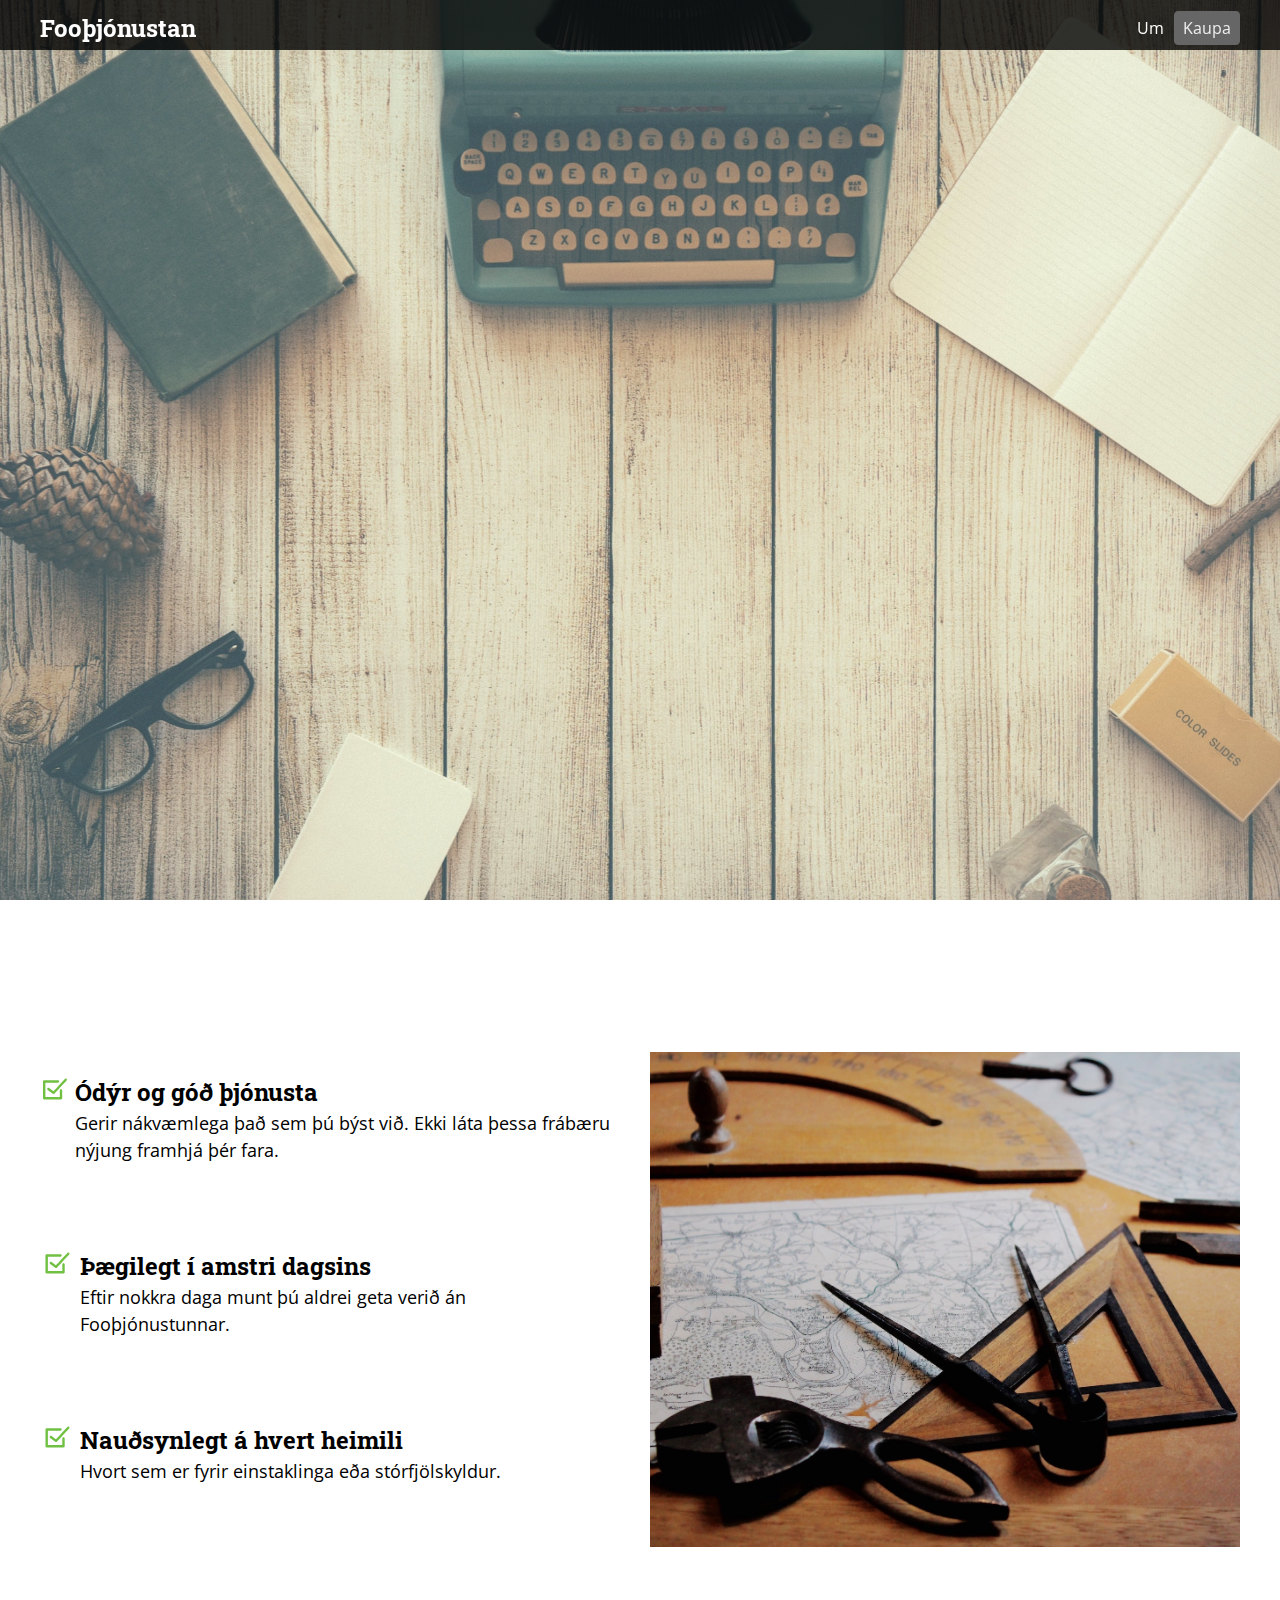
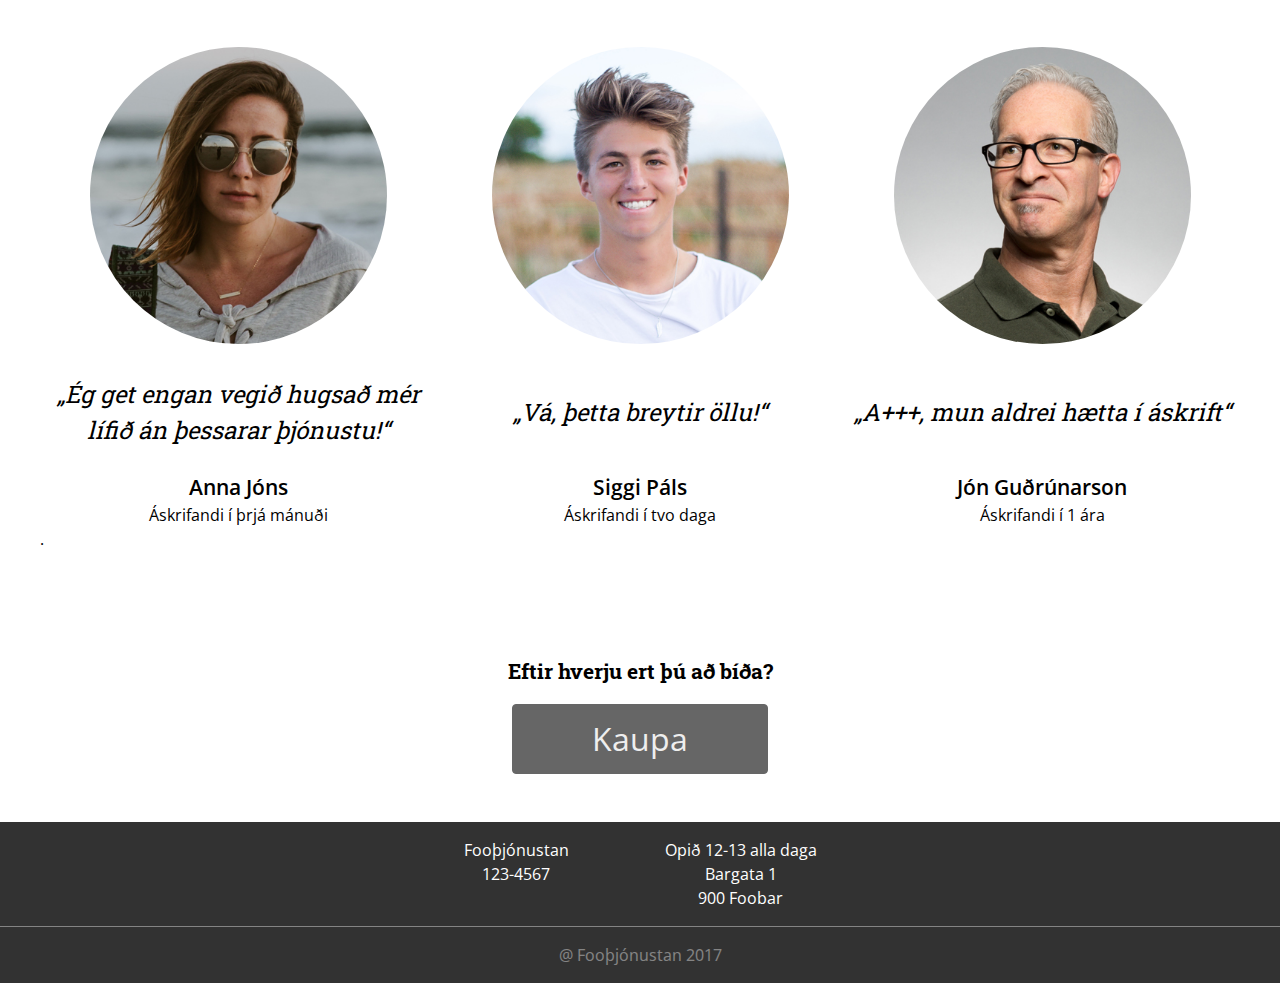
<file: index.html>
<!doctype html>
<html class="grid" lang="is">
  <head>
    <meta charset="utf-8">
    <meta name="viewport" content="width=device-width, initial-scale=1">
    <title>Stórt verkefni 1</title>
    <link href="https://fonts.googleapis.com/css?family=Open+Sans|Roboto+Slab:400,700" rel="stylesheet">
    <link rel="stylesheet" href="styles.css">
  </head>

  <div class="menu">
    <nav>
      <ul class="nav">
        <div class="left">
          <li>
            <a href="index.html" class="nav__link">Fooþjónustan</a>
          </li>
        </div>
        <div class="right">
          <li>
            <a href="um.html" class="anchor__valmynd">Um</a>
          </li>
          <li>
            <a href="kaupa.html" class="button button--valmynd">Kaupa</a>
          </li>
        </div>
      </ul>
    </nav>
  </div>

  <body>
    <header class="header header--forsida">
      <div class="mynd">
        <h2 class="heading heading--forsidatwo">Í fyrsta skipti á Íslandi</h2>
        <h1 class="heading heading--forsidaone">Fooþjónustan</h1>
        <a href="kaupa.html" class="button button--forsida">Kaupa</a>
      </div>
    </header>

    <main class="main">
      <div class="upprodun">
        <div class="commentakerfi">
          <div class="comment">
            <img src="check.svg" alt="image" class="img_check">
            <section class="review__forsida">
              <h3 class="heading heading--three">Ódýr og góð þjónusta</h3>
              <p class="text text__forsida">
                Gerir nákvæmlega það sem þú býst við. Ekki láta þessa frábæru nýjung framhjá þér fara.
              </p>
            </section>
          </div>
          <div class="comment">
            <img src="check.svg" alt="image" class="img_check">
            <section class="review__forsida">
              <h3 class="heading heading--three">Þægilegt í amstri dagsins</h3>
              <p class="text text__forsida">
                Eftir nokkra daga munt þú aldrei geta verið án Fooþjónustunnar.
              </p>
            </section>
          </div>
          <div class="comment">
            <img src="check.svg" alt="image" class="img_check">
            <section class="review__forsida">
              <h3 class="heading heading--three">Nauðsynlegt á hvert heimili</h3>
              <p class="text text__forsida">
                Hvort sem er fyrir einstaklinga eða stórfjölskyldur.
              </p>
            </section>
          </div>
        </div>
        <div class="image">
          <img src="myndir/image.jpg" alt="image" width="100%" height="100%">
        </div>
      </div>

      <section>
        <div class="profile">
          <div class="notandi">
            <img src="myndir/profile1.jpg" alt="image" class="img_profile">
            <p class="heading heading--four">„Ég get engan vegið hugsað mér lífið án þessarar þjónustu!“</p>
            <div class="nafnid">
              <p class="nafn">Anna Jóns</p>
              <p class="askrifandi">Áskrifandi í þrjá mánuði</p>
            </div>
          </div>
          <div class="notandi">
            <img src="myndir/profile2.jpg" alt="image" class="img_profile">
            <p class="heading heading--four">„Vá, þetta breytir öllu!“</p>
            <div class="nafnid">
              <p class="nafn">Siggi Páls</p>
              <p class="askrifandi">Áskrifandi í tvo daga</p>
            </div>
          </div>
          <div class="notandi notandi__wrap">
            <img src="myndir/profile3.jpg" alt="image" class="img_profile">
            <p class="heading heading--four">„A+++, mun aldrei hætta í áskrift“</p>
            <div class="nafnid">
              <p class="nafn">Jón Guðrúnarson</p>
              <p class="askrifandi">Áskrifandi í 1 ára</p>
            </div>
          </div>
        </div>
      </section>
.
      <section>
        <h5 class="heading heading--five">Eftir hverju ert þú að bíða?</h5>
        <a href="kaupa.html" class="button button--bida">Kaupa</a>
      </section>
    </main>
    <footer>
      <div class="footer">
        <div class="footerUpper">
          <div class="footerLeft">
            <p>Fooþjónustan</p>
            <p>123-4567</p>
          </div>
          <div class="footerRight">
            <p>Opið 12-13 alla daga</p>
            <p>Bargata 1</p>
            <p>900 Foobar</p>
          </div>
        </div>
        <div class="border"></div>
        <div class="footerUnder">
          <p>@ Fooþjónustan 2017</p>
        </div>
      </div>
    </footer>
  </body>
</html>
</file>
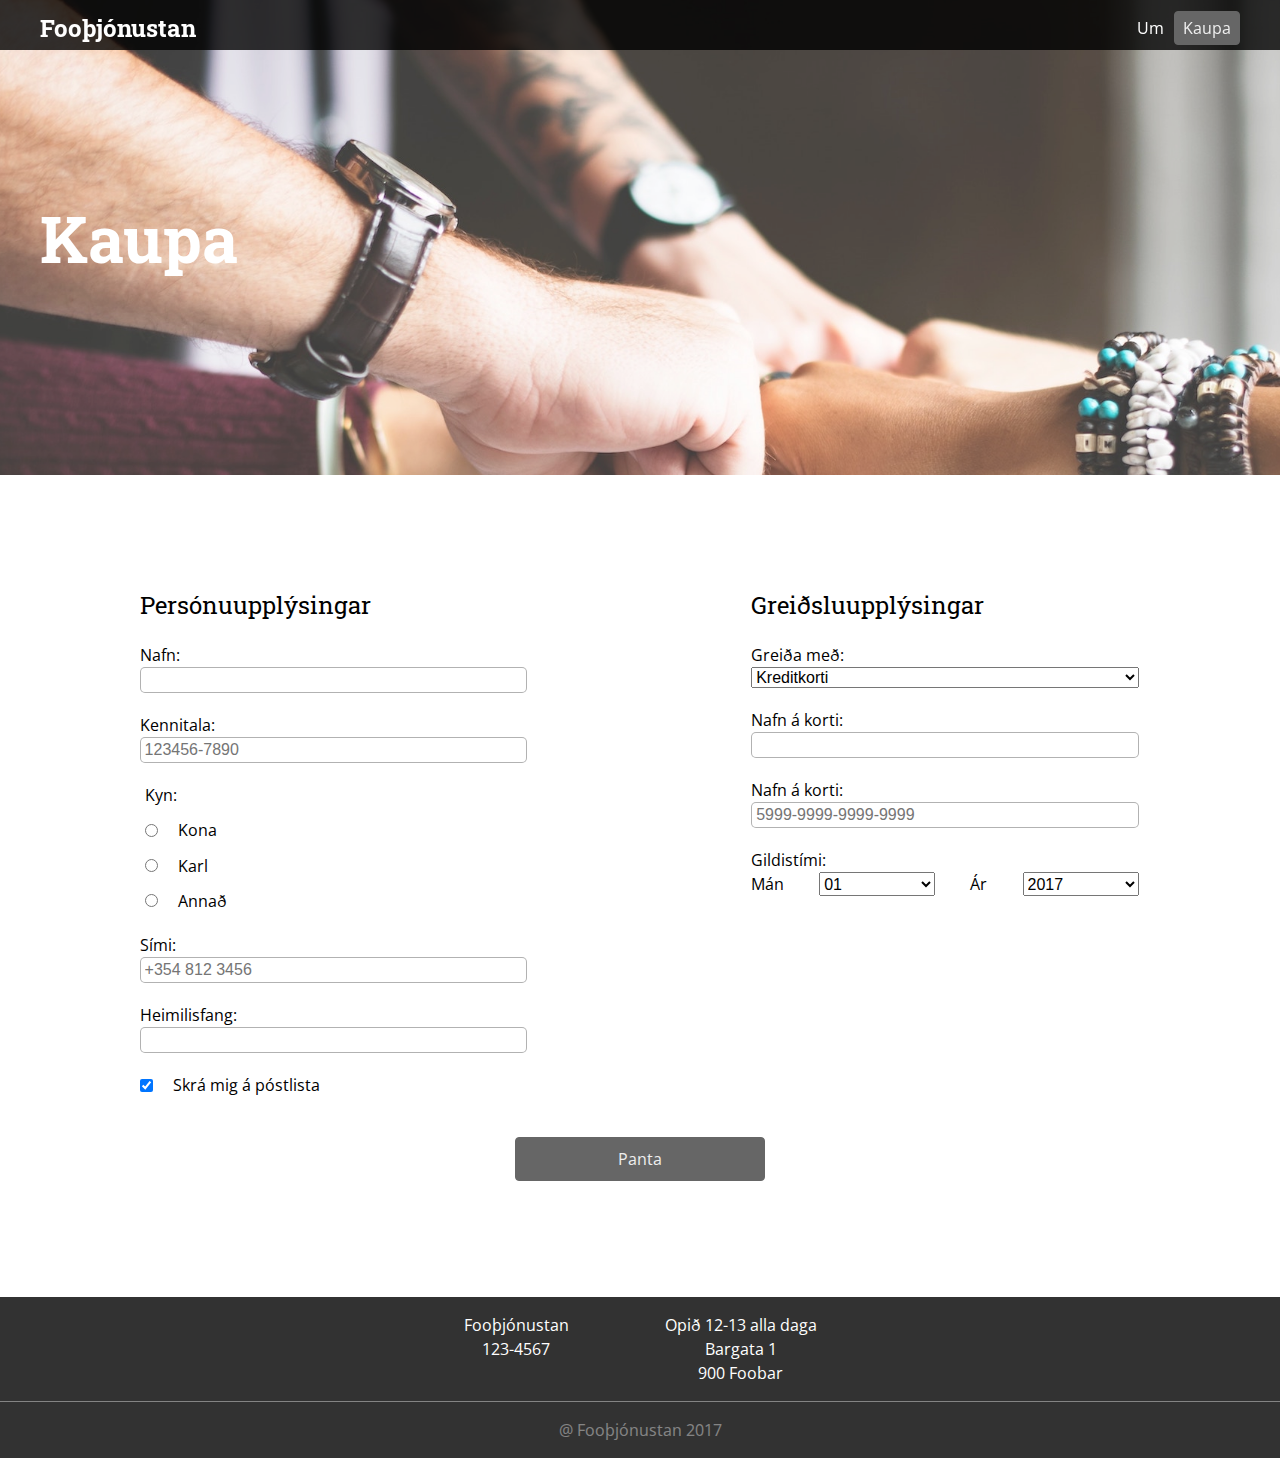
<file: kaupa.html>
<!doctype html>
<html class="grid" lang="is">
  <head>
    <meta charset="utf-8">
    <meta name="viewport" content="width=device-width, initial-scale=1">
    <title>Kaupa</title>
    <link href="https://fonts.googleapis.com/css?family=Open+Sans|Roboto+Slab:400,700" rel="stylesheet">
    <link rel="stylesheet" href="styles.css">
  </head>

  <div class="menu">
    <nav>
      <ul class="nav">
        <div class="left">
          <li>
            <a href="index.html" class="nav__link">Fooþjónustan</a>
          </li>
        </div>
        <div class="right">
          <li>
            <a href="um.html" class="anchor__valmynd">Um</a>
          </li>
          <li>
            <a href="kaupa.html" class="button button--valmynd">Kaupa</a>
          </li>
        </div>
      </ul>
    </nav>
  </div>

  <body>
    <header class="header header--subpage">
      <div class="mynd mynd__subpage">
        <h1 class="heading heading--one">Kaupa</h1>
      </div>
    </header>

    <main class="main">
      <section class="form">
        <fieldset class="content content--offset-1">
          <legend class="heading heading--form">Persónuupplýsingar</legend>
          <div class="input">
            <label class="item" for="name"> Nafn:</label>
            <input class="item" required type="text" id="name">
          </div>
          <div class="input">
            <label class="item" for="kennitala"> Kennitala:</label>
            <input class="item" required type="text" id="kennitala" pattern="[0-9]{6}-[0-9]{4}"
            required placeholder="123456-7890">
          </div>
          <div class="input input__gender">
            <label>Kyn:</label>
            <div class="item">
              <input class="radio" name="gender" type="radio" id="female" required>
              <label class="inline-label" for="female">Kona</label>
            </div>
            <div class="item">
              <input class="radio" name="gender" type="radio" id="male">
              <label class="inline-label" for="male">Karl</label>
            </div>
            <div class="item">
              <input class="radio" name="gender" type="radio" id="other">
              <label class="inline-label" for="other">Annað</label>
            </div>
          </div>
          <div class="input">
            <label class="label" for="telephone"> Sími:</label>
            <input class="textbox" type="text" id="telephone" pattern="+[0-9]{3} [0-9]{3} [0-9]{4}"
            required placeholder="+354 812 3456">
          </div>
          <div class="input">
            <label class="item" for="address"> Heimilisfang:</label>
            <input class="item" type="text" id="address" required>
          </div>
          <div class="item">
            <input id="checkbox" type="checkbox" checked>
            <label class="inline-label" for="checkbox"> Skrá mig á póstlista</label>
          </div>
        </fieldset>

        <fieldset class="content content--offset-7">
          <legend class="heading heading--form">Greiðsluupplýsingar</legend>
          <div class="input">
            <label for="fop"> Greiða með:</label>
            <div class="item">
              <select class="dropselect" id="fop" required>
                <option value="card">Kreditkorti</option>
                <option value="wire">Millifærslu</option>
                <option value="cash">Reiðufé</option>
              </select>
            </div>
          </div>
          <div class="input">
            <label class="item" for="cardholder"> Nafn á korti:</label>
            <input class="item" required type="text" id="cardholder">
          </div>
          <div class="input">
            <label class="item" for="card-no"> Nafn á korti:</label>
            <input class="item" required type="text" id="card-no"
            pattern="[0-9]{4}-[0-9]{4}-[0-9]{4}-[0-9]{4}" placeholder="5999-9999-9999-9999">
          </div>
          <div class="input">
            <label>Gildistími:</label>
            <div class="item item__expiry">
              <div class="dropselect">
                <label class="label" for="month"> Mán</label>
                <select class="dropselect dropselect--expiry" id="month" required>
                  <option value="01">01</option>
                  <option value="02">02</option>
                  <option value="03">03</option>
                  <option value="04">04</option>
                  <option value="05">05</option>
                  <option value="06">06</option>
                  <option value="07">07</option>
                  <option value="08">08</option>
                  <option value="09">09</option>
                  <option value="10">10</option>
                  <option value="11">11</option>
                  <option value="12">12</option>
                </select>
                <label class="label" for="year"> Ár</label>
                <select class="dropselect dropselect--expiry" id="year" required>
                  <option value="2017">2017</option>
                  <option value="2018">2018</option>
                  <option value="2019">2019</option>
                  <option value="2020">2020</option>
                </select>
              </div>
            </div>
          </div>
        </fieldset>
      </section>

      <button class="button button--kaupa">Panta</button>
      </main>

    <footer>
      <div class="footer">
        <div class="footerUpper">
          <div class="footerLeft">
            <p>Fooþjónustan</p>
            <p>123-4567</p>
          </div>
          <div class="footerRight">
            <p>Opið 12-13 alla daga</p>
            <p>Bargata 1</p>
            <p>900 Foobar</p>
          </div>
        </div>
        <div class="border"></div>
        <div class="footerUnder">
          <p>@ Fooþjónustan 2017</p>
        </div>
      </div>
    </footer>
  </body>
</html>
</file>
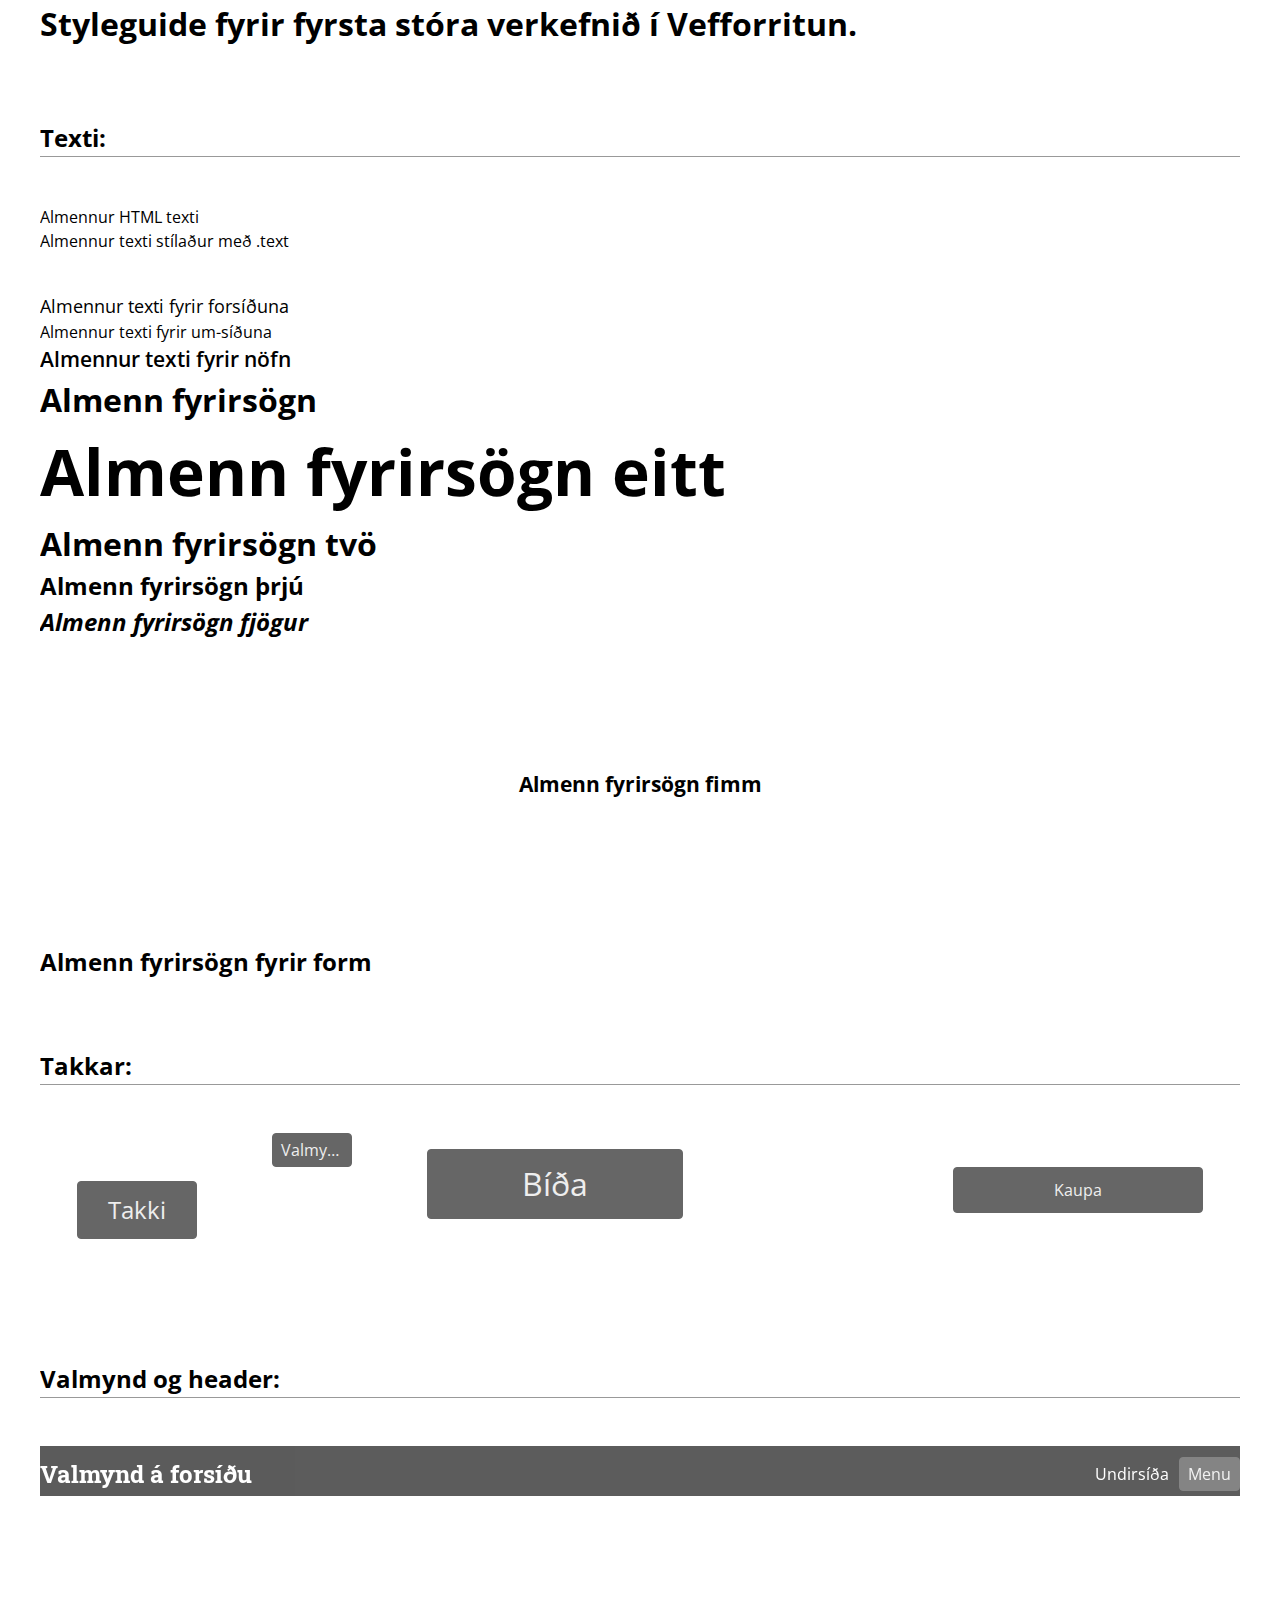
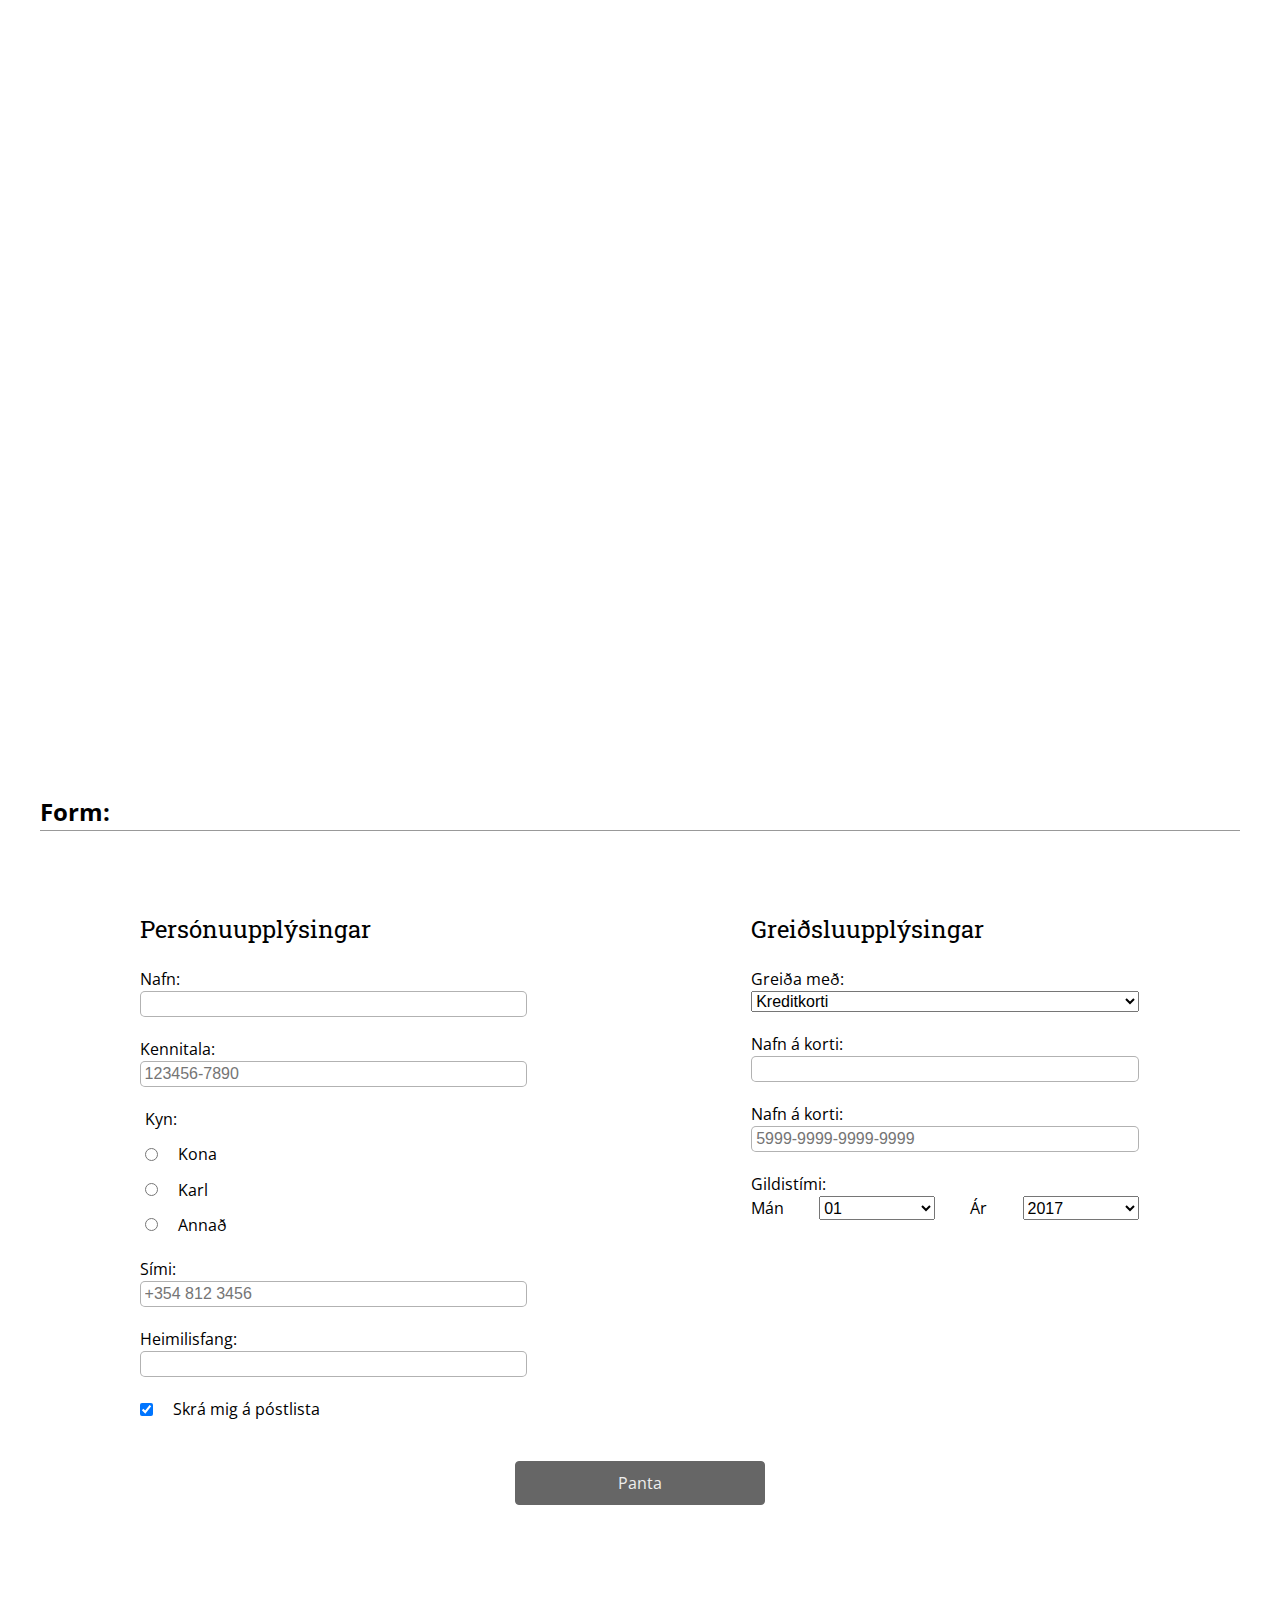
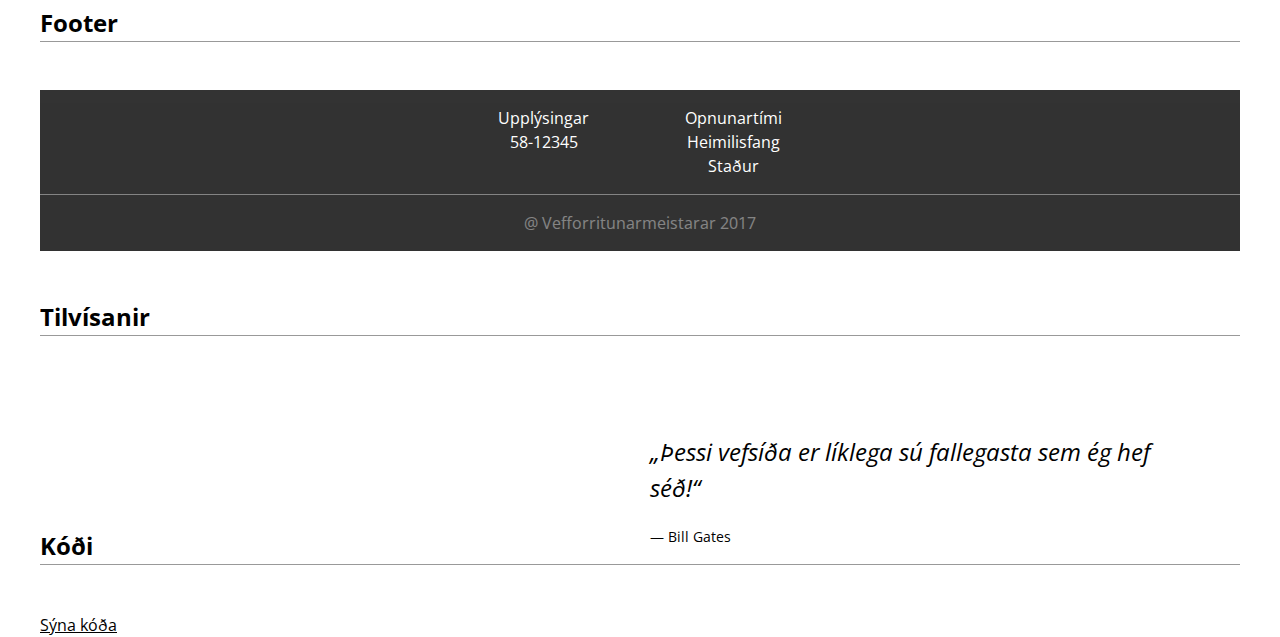
<file: styleguide.html>
<!doctype html>
<html class="grid" lang="is">
  <head>
    <meta charset="utf-8">
    <meta name="viewport" content="width=device-width, initial-scale=1">
    <title>Stórt verkefni 1 - Styleguide</title>
    <link href="https://fonts.googleapis.com/css?family=Open+Sans|Roboto+Slab:400,700" rel="stylesheet">
    <link rel="stylesheet" href="styleguide.css">
    <link rel="stylesheet" href="styles.css">

    <script type="text/javascript">
      function toggle_visibility(id) {
        var e = document.getElementById(id);
        if(e.style.display == 'block')
          e.style.display = 'none';
        else
          e.style.display = 'block';
      }
      function changeText(idElement) {
        var element = document.getElementById('show');
        if (idElement === 1) {
          if (element.innerHTML === 'Fela kóða') {
            element.innerHTML = 'Sýna kóða';
          }
          else {
            element.innerHTML = 'Fela kóða';
          }
        }
      }
    </script>
  </head>

  <body>
    <style type="text/css">
      #contents {
      display:none;
      padding:10px;
      margin:10px;
      border:1px solid #ccc;
      }
    </style>

      <main class="main">
        <h1>Styleguide fyrir fyrsta stóra verkefnið í Vefforritun.</h2>
        <br>
        <h1 class="heading__styleguide">Texti:</h1>
        <p>Almennur HTML texti</p>
        <p class="text">Almennur texti stílaður með .text</p>
        <p class="text__forsida">Almennur texti fyrir forsíðuna</p>
        <p class="text__um">Almennur texti fyrir um-síðuna</p>
        <p class="nafn">Almennur texti fyrir nöfn</p>

        <h1>Almenn fyrirsögn</p>
        <h1 class=heading--one>Almenn fyrirsögn eitt</h1>
        <h2 class=heading--two>Almenn fyrirsögn tvö</h2>
        <h3 class=heading--three>Almenn fyrirsögn þrjú</h3>
        <h4 class=heading--four>Almenn fyrirsögn fjögur</h4>
        <h5 class=heading--five>Almenn fyrirsögn fimm</h5>
        <h5 class=heading--forsidaone>Almenn fyrirsögn eitt fyrir forsíðu</h5>
        <h5 class=heading--forsidatwo>Almenn fyrirsögn tvö fyrir forsíðu</h5>
        <h5 class=heading--form>Almenn fyrirsögn fyrir form</h5>

        <h1 class="heading__styleguide">Takkar:</h1>

        <div class="takkar__styleguide">
        <p class="button"> Takki</p>
        <p class="button button--valmynd"> Valmynd</p>
        <p class="button button--bida"> Bíða</p>
        <p class="button button--forsida"> Forsíða</p>
        <p class="button button--kaupa"> Kaupa</p>
      </div>

      <h1 class="heading__styleguide">Valmynd og header:</h1>

      <header class="header header--forsida">
        <div class="menu__styleguide">
          <nav>
            <ul class="nav">
              <div class="left">
                <li>
                  <a href="index.html" class="nav__link">Valmynd á forsíðu</a>
                </li>
              </div>
              <div class="right">
                <li>
                  <a href="um.html" class="anchor__valmynd">Undirsíða</a>
                </li>
                <li>
                  <a href="kaupa.html" class="button button--valmynd">Menu</a>
                </li>
              </div>
            </ul>
          </nav>
        </div>
        <div class="mynd">
          <h2 class="heading heading--forsidatwo">Þetta er fyrirsögn á forsíðu</h2>
          <h1 class="heading heading--forsidaone">Forsíðufyrirsögn!</h1>
          <a href="kaupa.html" class="button button--forsida">Takki</a>
        </div>
      </header>

      <h1 class="heading__styleguide">Form:</h1>

      <section class="form">
        <fieldset class="content content--offset-1">
          <legend class="heading heading--form">Persónuupplýsingar</legend>
          <div class="input">
            <label class="item" for="name"> Nafn:</label>
            <input class="item" required type="text" id="name">
          </div>
          <div class="input">
            <label class="item" for="kennitala"> Kennitala:</label>
            <input class="item" required type="text" id="kennitala" pattern="[0-9]{6}-[0-9]{4}"
            required placeholder="123456-7890">
          </div>
          <div class="input input__gender">
            <label>Kyn:</label>
            <div class="item">
              <input class="radio" name="gender" type="radio" id="female" required>
              <label class="inline-label" for="female">Kona</label>
            </div>
            <div class="item">
              <input class="radio" name="gender" type="radio" id="male">
              <label class="inline-label" for="male">Karl</label>
            </div>
            <div class="item">
              <input class="radio" name="gender" type="radio" id="other">
              <label class="inline-label" for="other">Annað</label>
            </div>
          </div>
          <div class="input">
            <label class="label" for="telephone"> Sími:</label>
            <input class="textbox" type="text" id="telephone" pattern="+[0-9]{3} [0-9]{3} [0-9]{4}"
            required placeholder="+354 812 3456">
          </div>
          <div class="input">
            <label class="item" for="address"> Heimilisfang:</label>
            <input class="item" type="text" id="address" required>
          </div>
          <div class="item">
            <input id="checkbox" type="checkbox" checked>
            <label class="inline-label" for="checkbox"> Skrá mig á póstlista</label>
          </div>
        </fieldset>

        <fieldset class="content content--offset-7">
          <legend class="heading heading--form">Greiðsluupplýsingar</legend>
          <div class="input">
            <label for="fop"> Greiða með:</label>
            <div class="item">
              <select class="dropselect" id="fop" required>
                <option value="card">Kreditkorti</option>
                <option value="wire">Millifærslu</option>
                <option value="cash">Reiðufé</option>
              </select>
            </div>
          </div>
          <div class="input">
            <label class="item" for="cardholder"> Nafn á korti:</label>
            <input class="item" required type="text" id="cardholder">
          </div>
          <div class="input">
            <label class="item" for="card-no"> Nafn á korti:</label>
            <input class="item" required type="text" id="card-no"
            pattern="[0-9]{4}-[0-9]{4}-[0-9]{4}-[0-9]{4}" placeholder="5999-9999-9999-9999">
          </div>
          <div class="input">
            <label>Gildistími:</label>
            <div class="item item__expiry">
              <div class="dropselect">
                <label class="label" for="month"> Mán</label>
                <select class="dropselect dropselect--expiry" id="month" required>
                  <option value="01">01</option>
                  <option value="02">02</option>
                  <option value="03">03</option>
                  <option value="04">04</option>
                  <option value="05">05</option>
                  <option value="06">06</option>
                  <option value="07">07</option>
                  <option value="08">08</option>
                  <option value="09">09</option>
                  <option value="10">10</option>
                  <option value="11">11</option>
                  <option value="12">12</option>
                </select>
                <label class="label" for="year"> Ár</label>
                <select class="dropselect dropselect--expiry" id="year" required>
                  <option value="2017">2017</option>
                  <option value="2018">2018</option>
                  <option value="2019">2019</option>
                  <option value="2020">2020</option>
                </select>
              </div>
            </div>
          </div>
        </fieldset>
      </section>

      <button class="button button--kaupa">Panta</button>

      <h1 class="heading__styleguide">Footer</h1>

      <footer>
        <div class="footer">
          <div class="footerUpper">
            <div class="footerLeft">
              <p>Upplýsingar</p>
              <p>58-12345</p>
            </div>
            <div class="footerRight">
              <p>Opnunartími</p>
              <p>Heimilisfang</p>
              <p>Staður</p>
            </div>
          </div>
          <div class="border"></div>
          <div class="footerUnder">
            <p>@ Vefforritunarmeistarar 2017</p>
          </div>
        </div>
      </footer>

      <h1 class="heading__styleguide">Tilvísanir</h1>

      <div class="styleguide__quote">
      <div class="quote" class="styleguide__quote">
        <blockquote>
          <p>
            „Þessi vefsíða er líklega sú fallegasta sem ég hef séð!“<br>
          </p>
        </blockquote>
        <p class="by">
          — Bill Gates<br>
        </p>
      </div>
      </div>

      <h1 class="heading__styleguide">Kóði</h1>

      <p class="kodascript" href="javascript:void(0);" onClick="changeText(1); toggle_visibility('contents');" title="Show" id="show">Sýna kóða</>
      <div id="contents" class="kodi">
        <pre>
          <code>

            //Texti

            .text{
              margin-top: 0;
              margin-bottom: 40px;

              &__forsida {
                font-size: 18px;
              }
            }
            .text--um{
              margin-top: 20px;
              margin-bottom: 0px;
            }

            .heading {
              width: 100%;
              padding: 0;
              font-family: "Roboto Slab", serif;
              font-size: 2rem;

              @-webkit-keyframes fadeIn {
                0% { opacity: 0; }
                100% { opacity: 1; }
              }

              &--one {
                padding-right: 40px;
                overflow-wrap: break-word;
                font-size: 4rem;
                font-weight: 700;
              }

              &--two {
                font-size: 2rem;
              }

              &--forsidaone {
                font-size: 4rem;
                font-weight: 700;
                opacity: 0;
                animation: 1s fadeIn ease-in;
                animation-fill-mode: forwards;
                animation-delay: 2s;

                @media (max-width: 450px) {
                  font-size: 3rem;
                }
              }

              &--forsidatwo {
                font-size: 2rem;
                opacity: 0;
                animation: 1s fadeIn ease-in;
                animation-fill-mode: forwards;
                animation-delay: 1s;

                @media (max-width: 450px) {
                  font-size: 1.5rem;
                }
              }

              &--three {
                font-size: 24px;
              }

              &--four {
                padding-bottom: 1em;
                font-size: 1.5rem;
                font-style: italic;
              }

              &--five {
                padding-top: 5em;
                font-size: 21px;
                font-weight: bolder;
                text-align: center;

                @media (max-width: 599px) {
                  padding-top: 40px;
                }
              }

              &--form {
                padding-bottom: 20px;
                font-size: 1.5rem;
              }

            }

            .nafn {
              font-size: 21px;
              font-weight: 600;
            }

            //Takkar

            .button {
              display: block;
              width: 100%;
              max-width: 5em;
              padding: 10px 5px;
              margin: auto;
              margin-top: 2em;
              overflow: hidden;
              font-family: "Open Sans", helvetica, arial, sans-serif;
              font-size: 1.5rem;
              color: #eee;
              text-align: center;
              text-decoration: none;
              text-overflow: ellipsis;
              white-space: nowrap;
              cursor: pointer;
              background-color: #666;
              border: 1px solid #666;
              border-radius: 4px;

              &:hover {
                color: #eee;
                background-color: #333;
                transition-timing-function: ease;
                transition-duration: 500ms;
              }

              &--valmynd {
                padding: 4px 8px;
                margin-top: 0;
                font-size: 1rem;

                @media (max-width: 400px) {
                  display: none;
                }
              }

              &--bida {
                max-width: 8em;
                margin-top: 0.5em;
                margin-bottom: 1em;
                font-size: 2rem;
              }

              &--forsida {
                opacity: 0;
                animation: 1s fadeIn ease-in;
                animation-fill-mode: forwards;
                animation-delay: 3s;
              }

              &--kaupa {
                min-width: 250px;
                margin-top: 0;
                margin-bottom: 100px;
                font-size: 1rem;

                @media (max-width: 550px) {
                  margin-bottom: 20px;
                }
              }
            }

            //Valmynd og header

            nav { /* stylelint-disable-line */
              display: flex;
              align-items: center;
              width: 100%;
              margin: 0 auto;
            }

            .nav {
              display: flex;
              width: 100%;
              max-width: 1200px;
              padding: 10px 0;
              flex-wrap: wrap;
              justify-content: space-between;
              margin: 0 auto;
              list-style: none;

              @media (max-width: 1239px) {
                margin-right: 20px;
                margin-left: 20px;
              }
            }

            .menu {
              position: fixed;
              top: 0;
              left: 0;
              z-index: 1000;
              display: flex;
              flex-wrap: wrap;
              width: 100%;
              height: 50px;
              background: rgba(0, 0, 0, 0.8);
            }

            .left {
              display: flex;
              font-weight: bolder;
              flex-wrap: nowrap;
              flex-direction: row;
            }

            .right {
              display: inline-flex;
              font-family: "Open Sans", sans-serif;
              flex-direction: row;
              align-items: center;
            }

            .nav__link {
              padding: 0;
              font-size: 24px;
            }


            a { /* stylelint-disable-line */
              padding: 10px;
              font-family: "Roboto Slab", serif;
              color: #fff;
              text-decoration: none;
            }

            .anchor__valmynd {
              font-family: "Open Sans", sans-serif;
            }

            .header {
              display: flex;
              width: 100%;
              margin: 0 auto;
              margin-bottom: 2em;
              opacity: 0.8;

              &--forsida {
                display: flex;
                height: 900px;
                background: transparent url("myndir/bg.jpg") no-repeat fixed 50% 50%;
                background-size: cover;
                flex-wrap: wrap;
                justify-content: center;
                align-items: center;

                @media (max-width: 450px) {
                  height: 475px;
                  background-position: left;
                }
              }

              &--subpage {
                display: flex;
                height: 475px;
                background: transparent url("myndir/bg-subpage.jpg") no-repeat fixed 50% 50%;
                background-position: center;
                flex-wrap: wrap;
                background-size: cover;
                @media (max-width: 450px) {
                  background-position: left;
                  background-size: auto;
                }
              }
            }

            .mynd {
              display: flex;
              width: 100%;
              margin: 0 auto;
              text-align: center;
              flex-direction: column;

              &__subpage {
                display: flex;
                max-width: 1200px;
                color: #fff;
                justify-content: center;
                align-items: center;
                text-align: left;
                flex-direction: row;

                @media (max-width: 1240px) {
                  margin-right: 20px;
                  margin-left: 20px;
                }
              }
            }

            //Form

            $gutter: 20px;

            .form {
              display: flex;
              margin-top: 80px;

              @media (max-width: 550px) {
                display: block;
                margin-top: $gutter*2;
              }
            }

            .content {
              display: flex;
              width: 32.3%;
              border: 0;

              &--offset-1 {
                margin-right: $gutter;
                margin-bottom: $gutter*2;
                margin-left: 8.3%;
                flex-direction: column;

                @media (max-width: 999px) {
                  width: 50%;
                  margin-right: $gutter/2;
                  margin-left: 0;
                }

                @media (max-width: 550px) {
                  width: 100%;
                  margin-right: 0;
                }
              }

              &--offset-7 {
                display: flex;
                width: 32.3%;
                margin-left: 17%;
                flex-direction: column;
                border: 0;

                @media (max-width: 999px) {
                  width: 50%;
                  margin-right: 0;
                  margin-left: $gutter/2;
                }

                @media (max-width: 550px) {
                  width: 100%;
                  margin-bottom: $gutter*2;
                  margin-left: 0;
                }
              }
            }

            .input {
              display: flex;
              padding-bottom: 20px;
              flex-direction: column;

              &__gender {
                justify-content: space-between;
                height: 150px;
                margin-left: 5px;
              }
            }

            .item {
              display: flex;
              justify-content: flex-start;
              align-items: center;

              &__expiry {
                justify-content: space-between;
              }
            }

            .inline-label {
              padding-left: 20px;
            }

            input { /* stylelint-disable-line */
              padding: 3px 0 3px 4px;
              font-size: 1rem;
              border: 1px solid rgba(0, 0, 0, 0.3);
              border-style: solid;
              border-radius: 5px;
            }

            .label {
              display: flex;
            }

            .dropselect {
              display: flex;
              width: 100%;
              font-size: 1rem;
              justify-content: space-between;

              &--expiry {
                width: 30%;
              }
            }

            //Footer

            footer { /*stylelint-disable-line*/
              width: 100%;
              margin-top: 1em;
              background: #000;
              opacity: 0.8;
            }

            .footerUpper {
              display: flex;
              max-width: 1200px;
              margin: auto;
              flex-direction: row;
              justify-content: center;
            }

            .footerLeft {
              display: flex;
              padding: 1em 3em;
              color: #fff;
              text-align: center;
              flex-direction: column;
            }

            .footerRight {
              display: flex;
              padding: 1em 3em;
              overflow-wrap: break-word;
              color: #fff;
              text-align: center;
              flex-direction: column;
            }

            .footerUnder {
              display: flex;
              justify-content: center;
              padding: 1em;
              padding-bottom: none;
              color: #fff;
              border-top: 1px solid rgb(255, 255, 255);
              opacity: 0.4;
            }

            @media (max-width: 600px) {
              .footerLeft {
                padding: 1em;
              }

              .footerRight {
                padding: 1em;
              }
            }

            //Tilvísanir

            .quote {
              float: right;
              width: 55%;
              padding-right: 30px;
              padding-left: 80px;
              margin: 50px 10px 50px 30px;
              font-size: 1.5rem;
              font-style: italic;

              @media (max-width: 560px) {
                float: none;
                width: 100%;
                padding-right: 10px;
                padding-left: 10px;
                margin-right: 0;
                margin-left: 0;
              }

              @media (max-width: 680px) and (min-width: 561px) {
                width: 50%;
                padding-right: 0;
                padding-left: 40px;
              }

              @media (max-width: 1130px) and (min-width: 870px) {
                margin-bottom: 100px;
              }

              @media (max-width: 869px) and (min-width: 830px) {
                margin-bottom: 130px;
              }
            }

            .paragraph-quote {
              margin: 0; /* gets rid of the default blockquote margin */
            }

            .by {
              margin-top: 20px;
              font-size: 14px;
              font-style: normal;
            }


          </code>
        </pre>
      </div>

    </main>
  </body>
</html>
</file>
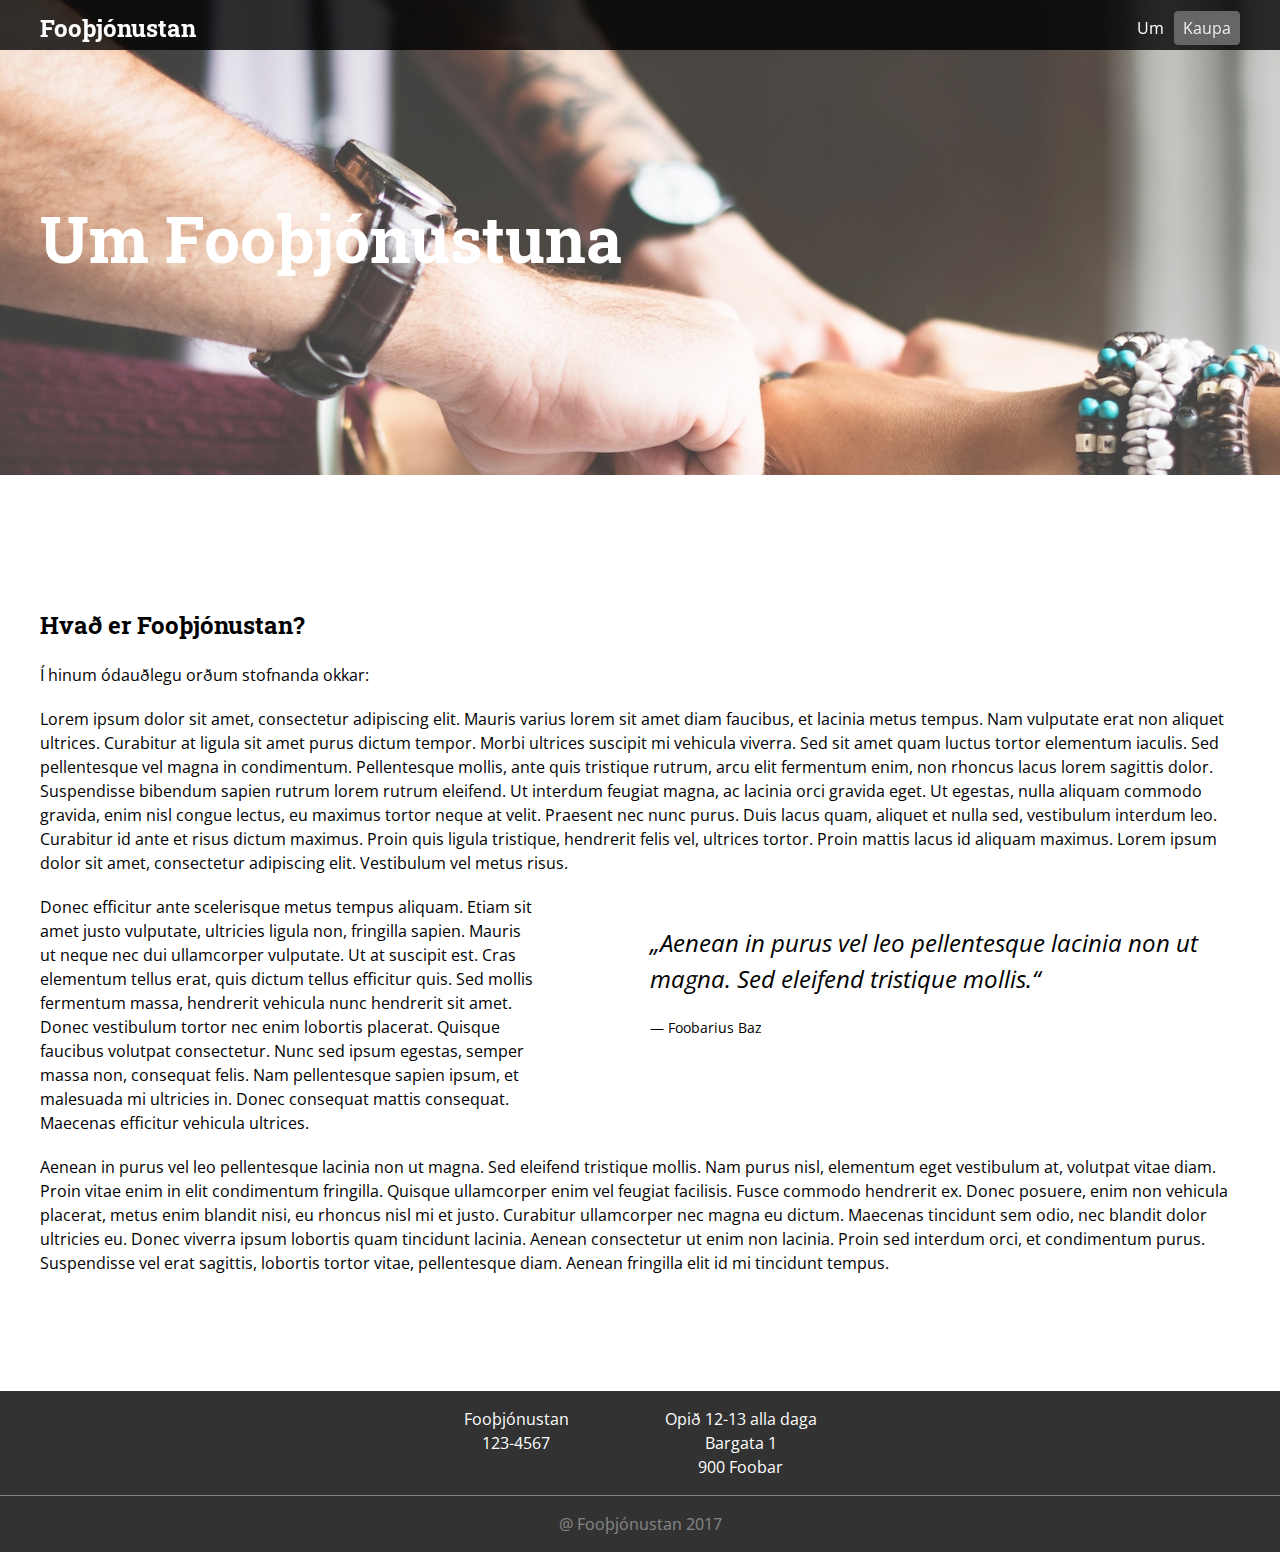
<file: um.html>
<!doctype html>
<html class="grid" lang="is">
  <head>
    <meta charset="utf-8">
    <meta name="viewport" content="width=device-width, initial-scale=1"> <!--ath-->
    <title>Stórt verkefni 1</title>
    <link href="https://fonts.googleapis.com/css?family=Open+Sans|Roboto+Slab:400,700" rel="stylesheet">
    <link rel="stylesheet" href="styles.css">
  </head>

  <div class="menu">
    <nav>
      <ul class="nav">
        <div class="left">
          <li>
            <a href="index.html" class="nav__link">Fooþjónustan</a>
          </li>
        </div>
        <div class="right">
          <li>
            <a href="um.html" class="anchor__valmynd">Um</a>
          </li>
          <li>
            <a href="kaupa.html" class="button button--valmynd">Kaupa</a>
          </li>
        </div>
      </ul>
    </nav>
  </div>
  
  <body>
    <header class="header header--subpage">
      <div class="mynd mynd__subpage">
        <h1 class="heading heading--one">Um Fooþjónustuna</h1>
      </div>
    </header>

    <main class="main">
      <hr class="about">
        <div class="text">
          <h3 class="heading heading--three">Hvað er Fooþjónustan?</h3>
          <p class="text text--um">
            Í hinum ódauðlegu orðum stofnanda okkar:
          </p>
          <p class="text text--um">
            Lorem ipsum dolor sit amet, consectetur adipiscing elit. Mauris varius lorem sit amet diam faucibus, et lacinia metus tempus. Nam vulputate erat non aliquet ultrices. Curabitur at ligula sit amet purus dictum tempor. Morbi ultrices suscipit mi vehicula viverra. Sed sit amet quam luctus tortor elementum iaculis. Sed pellentesque vel magna in condimentum. Pellentesque mollis, ante quis tristique rutrum, arcu elit fermentum enim, non rhoncus lacus lorem sagittis dolor. Suspendisse bibendum sapien rutrum lorem rutrum eleifend. Ut interdum feugiat magna, ac lacinia orci gravida eget. Ut egestas, nulla aliquam commodo gravida, enim nisl congue lectus, eu maximus tortor neque at velit. Praesent nec nunc purus. Duis lacus quam, aliquet et nulla sed, vestibulum interdum leo. Curabitur id ante et risus dictum maximus. Proin quis ligula tristique, hendrerit felis vel, ultrices tortor. Proin mattis lacus id aliquam maximus. Lorem ipsum dolor sit amet, consectetur adipiscing elit. Vestibulum vel metus risus.
          </p>

          <div class="quote">
            <blockquote class="paragraph-quote">
              <p>
                „Aenean in purus vel leo pellentesque lacinia non ut magna. Sed eleifend tristique mollis.“<br>
              </p>
            </blockquote>
            <p class="by">
              — Foobarius Baz<br>
            </p>
          </div>

          <p class="text text--um">
            Donec efficitur ante scelerisque metus tempus aliquam. Etiam sit amet justo vulputate, ultricies ligula non, fringilla sapien. Mauris ut neque nec dui ullamcorper vulputate. Ut at suscipit est. Cras elementum tellus erat, quis dictum tellus efficitur quis. Sed mollis fermentum massa, hendrerit vehicula nunc hendrerit sit amet. Donec vestibulum tortor nec enim lobortis placerat. Quisque faucibus volutpat consectetur. Nunc sed ipsum egestas, semper massa non, consequat felis. Nam pellentesque sapien ipsum, et malesuada mi ultricies in. Donec consequat mattis consequat. Maecenas efficitur vehicula ultrices.
          </p>
          <p class="text text--um">
            Aenean in purus vel leo pellentesque lacinia non ut magna. Sed eleifend tristique mollis. Nam purus nisl, elementum eget vestibulum at, volutpat vitae diam. Proin vitae enim in elit condimentum fringilla. Quisque ullamcorper enim vel feugiat facilisis. Fusce commodo hendrerit ex. Donec posuere, enim non vehicula placerat, metus enim blandit nisi, eu rhoncus nisl mi et justo. Curabitur ullamcorper nec magna eu dictum. Maecenas tincidunt sem odio, nec blandit dolor ultricies eu. Donec viverra ipsum lobortis quam tincidunt lacinia. Aenean consectetur ut enim non lacinia. Proin sed interdum orci, et condimentum purus. Suspendisse vel erat sagittis, lobortis tortor vitae, pellentesque diam. Aenean fringilla elit id mi tincidunt tempus.
          </p>
        </div>
      <hr class="about">
    </main>
    <footer>
      <div class="footer">
        <div class="footerUpper">
          <div class="footerLeft">
            <p>Fooþjónustan</p>
            <p>123-4567</p>
          </div>
          <div class="footerRight">
            <p>Opið 12-13 alla daga</p>
            <p>Bargata 1</p>
            <p>900 Foobar</p>
          </div>
        </div>
        <div class="border"></div>
        <div class="footerUnder">
          <p>@ Fooþjónustan 2017</p>
        </div>
      </div>
    </footer>
  </body>
</html>
</file>
<file: styles.css>
html {
  /* stylelint-disable-line */
  box-sizing: border-box; }

*, *:before, *:after {
  /* stylelint-disable-line */
  box-sizing: inherit;
  padding: 0;
  margin: 0; }

html {
  /* stylelint-disable-line */
  font-family: "Open Sans", sans-serif;
  font-size: 16px;
  line-height: 1.5; }

.main {
  max-width: 1200px;
  margin: 0 auto;
  overflow-x: hidden; }
  @media (max-width: 1239px) {
    .main {
      margin-right: 20px;
      margin-left: 20px; } }

body {
  /* stylelint-disable-line */
  overflow-x: hidden; }

main {
  /* stylelint-disable-line */ }

.about {
  margin-top: 100px;
  border: 0; }
  @media (max-width: 560px) {
    .about {
      margin-top: 30px; } }

.row {
  display: flex;
  flex-wrap: wrap;
  margin-right: -10px;
  margin-bottom: 20px;
  margin-left: -10px; }

.html {
  display: flex;
  flex-wrap: wrap;
  /* margin-right: -($gutter / 2);
  margin-bottom: $gutter;
  margin-left: -($gutter / 2); */ }

.col {
  padding-right: 10px;
  padding-left: 10px; }
  .col-12 {
    width: 100%; }
  @media (max-width: 599px) {
    .col-sm-12 {
      width: 100%; } }

.upprodun {
  display: flex;
  margin-top: 120px;
  flex-direction: row;
  justify-content: stretch; }
  @media (max-width: 800px) {
    .upprodun {
      display: block; } }
  @media (max-width: 599px) {
    .upprodun {
      margin-top: 0; } }

.commentakerfi {
  display: flex;
  width: 50%;
  margin-right: 10px;
  flex-direction: column;
  align-items: stretch;
  justify-content: space-around; }
  @media (max-width: 800px) {
    .commentakerfi {
      width: 100%; } }

.comment {
  display: flex;
  padding-right: 10px;
  flex-direction: row; }
  @media (max-width: 800px) {
    .comment {
      padding: 0; } }

.img_check {
  width: 40px;
  height: 30px;
  padding-right: 5px; }

.image {
  display: flex;
  width: 50%;
  height: 50%;
  margin-left: 10px; }
  @media (max-width: 800px) {
    .image {
      width: 100%;
      height: 100%;
      margin: 0 auto;
      margin-top: 20px; } }

.profile {
  display: flex;
  margin-top: 100px;
  flex-wrap: wrap;
  flex-direction: row;
  align-items: stretch;
  justify-content: space-between; }
  @media (max-width: 599px) {
    .profile {
      margin-top: 0; } }

.notandi {
  display: flex;
  width: 33%;
  text-align: center;
  flex-direction: column;
  justify-content: space-between;
  align-items: center; }
  @media (max-width: 900px) {
    .notandi {
      width: 50%;
      padding: 10px; } }
  @media (max-width: 599px) {
    .notandi {
      width: 100%;
      padding: 0;
      margin-top: 80px; } }
  @media (max-width: 900px) {
    .notandi__wrap {
      margin: 0 auto;
      margin-top: 80px; } }

.img_profile {
  display: flex;
  width: 75%;
  margin-bottom: 2em;
  border-radius: 50%; }
  @media (max-width: 900px) {
    .img_profile {
      width: 100%; } }
  @media (max-width: 599px) {
    .img_profile {
      width: 90%; } }

nav {
  /* stylelint-disable-line */
  display: flex;
  align-items: center;
  width: 100%;
  margin: 0 auto; }

.nav {
  display: flex;
  width: 100%;
  max-width: 1200px;
  padding: 10px 0;
  flex-wrap: wrap;
  justify-content: space-between;
  margin: 0 auto;
  list-style: none; }
  @media (max-width: 1239px) {
    .nav {
      margin-right: 20px;
      margin-left: 20px; } }

.menu {
  position: fixed;
  top: 0;
  left: 0;
  z-index: 1000;
  display: flex;
  flex-wrap: wrap;
  width: 100%;
  height: 50px;
  background: rgba(0, 0, 0, 0.8); }

.left {
  display: flex;
  font-weight: bolder;
  flex-wrap: nowrap;
  flex-direction: row; }

.right {
  display: inline-flex;
  font-family: "Open Sans", sans-serif;
  flex-direction: row;
  align-items: center; }

.nav__link {
  padding: 0;
  font-size: 24px; }

a {
  /* stylelint-disable-line */
  padding: 10px;
  font-family: "Roboto Slab", serif;
  color: #fff;
  text-decoration: none; }

.anchor__valmynd {
  font-family: "Open Sans", sans-serif; }

.header {
  display: flex;
  width: 100%;
  margin: 0 auto;
  margin-bottom: 2em;
  opacity: 0.8; }
  .header--forsida {
    display: flex;
    height: 900px;
    background: transparent url("myndir/bg.jpg") no-repeat fixed 50% 50%;
    background-size: cover;
    flex-wrap: wrap;
    justify-content: center;
    align-items: center; }
    @media (max-width: 450px) {
      .header--forsida {
        height: 475px;
        background-position: left; } }
  .header--subpage {
    display: flex;
    height: 475px;
    background: transparent url("myndir/bg-subpage.jpg") no-repeat fixed 50% 50%;
    background-position: center;
    flex-wrap: wrap;
    background-size: cover; }
    @media (max-width: 450px) {
      .header--subpage {
        background-position: left;
        background-size: auto; } }

.mynd {
  display: flex;
  width: 100%;
  margin: 0 auto;
  text-align: center;
  flex-direction: column; }
  .mynd__subpage {
    display: flex;
    max-width: 1200px;
    color: #fff;
    justify-content: center;
    align-items: center;
    text-align: left;
    flex-direction: row; }
    @media (max-width: 1240px) {
      .mynd__subpage {
        margin-right: 20px;
        margin-left: 20px; } }

.heading {
  width: 100%;
  padding: 0;
  font-family: "Roboto Slab", serif;
  font-size: 2rem; }

@-webkit-keyframes fadeIn {
  0% {
    opacity: 0; }
  100% {
    opacity: 1; } }
  .heading--one {
    padding-right: 40px;
    overflow-wrap: break-word;
    font-size: 4rem;
    font-weight: 700; }
  .heading--two {
    font-size: 2rem; }
  .heading--forsidaone {
    font-size: 4rem;
    font-weight: 700;
    opacity: 0;
    animation: 1s fadeIn ease-in;
    animation-fill-mode: forwards;
    animation-delay: 2s; }
    @media (max-width: 450px) {
      .heading--forsidaone {
        font-size: 3rem; } }
  .heading--forsidatwo {
    font-size: 2rem;
    opacity: 0;
    animation: 1s fadeIn ease-in;
    animation-fill-mode: forwards;
    animation-delay: 1s; }
    @media (max-width: 450px) {
      .heading--forsidatwo {
        font-size: 1.5rem; } }
  .heading--three {
    font-size: 24px; }
  .heading--four {
    padding-bottom: 1em;
    font-size: 1.5rem;
    font-style: italic; }
  .heading--five {
    padding-top: 5em;
    font-size: 21px;
    font-weight: bolder;
    text-align: center; }
    @media (max-width: 599px) {
      .heading--five {
        padding-top: 40px; } }
  .heading--form {
    padding-bottom: 20px;
    font-size: 1.5rem; }

.nafn {
  font-size: 21px;
  font-weight: 600; }

.form {
  display: flex;
  margin-top: 80px; }
  @media (max-width: 550px) {
    .form {
      display: block;
      margin-top: 40px; } }

.content {
  display: flex;
  width: 32.3%;
  border: 0; }
  .content--offset-1 {
    margin-right: 20px;
    margin-bottom: 40px;
    margin-left: 8.3%;
    flex-direction: column; }
    @media (max-width: 999px) {
      .content--offset-1 {
        width: 50%;
        margin-right: 10px;
        margin-left: 0; } }
    @media (max-width: 550px) {
      .content--offset-1 {
        width: 100%;
        margin-right: 0; } }
  .content--offset-7 {
    display: flex;
    width: 32.3%;
    margin-left: 17%;
    flex-direction: column;
    border: 0; }
    @media (max-width: 999px) {
      .content--offset-7 {
        width: 50%;
        margin-right: 0;
        margin-left: 10px; } }
    @media (max-width: 550px) {
      .content--offset-7 {
        width: 100%;
        margin-bottom: 40px;
        margin-left: 0; } }

.input {
  display: flex;
  padding-bottom: 20px;
  flex-direction: column; }
  .input__gender {
    justify-content: space-between;
    height: 150px;
    margin-left: 5px; }

.item {
  display: flex;
  justify-content: flex-start;
  align-items: center; }
  .item__expiry {
    justify-content: space-between; }

.inline-label {
  padding-left: 20px; }

input {
  /* stylelint-disable-line */
  padding: 3px 0 3px 4px;
  font-size: 1rem;
  border: 1px solid rgba(0, 0, 0, 0.3);
  border-style: solid;
  border-radius: 5px; }

.label {
  display: flex; }

.dropselect {
  display: flex;
  width: 100%;
  font-size: 1rem;
  justify-content: space-between; }
  .dropselect--expiry {
    width: 30%; }

footer {
  /*stylelint-disable-line*/
  width: 100%;
  margin-top: 1em;
  background: #000;
  opacity: 0.8; }

.footerUpper {
  display: flex;
  max-width: 1200px;
  margin: auto;
  flex-direction: row;
  justify-content: center; }

.footerLeft {
  display: flex;
  padding: 1em 3em;
  color: #fff;
  text-align: center;
  flex-direction: column; }

.footerRight {
  display: flex;
  padding: 1em 3em;
  overflow-wrap: break-word;
  color: #fff;
  text-align: center;
  flex-direction: column; }

.footerUnder {
  display: flex;
  justify-content: center;
  padding: 1em;
  padding-bottom: none;
  color: #fff;
  border-top: 1px solid white;
  opacity: 0.4; }

@media (max-width: 600px) {
  .footerLeft {
    padding: 1em; }
  .footerRight {
    padding: 1em; } }

.text {
  margin-top: 0;
  margin-bottom: 40px; }
  .text__forsida {
    font-size: 18px; }
  .text--um {
    margin-top: 20px;
    margin-bottom: 0; }

.button {
  display: block;
  width: 100%;
  max-width: 5em;
  padding: 10px 5px;
  margin: auto;
  margin-top: 2em;
  overflow: hidden;
  font-family: "Open Sans", helvetica, arial, sans-serif;
  font-size: 1.5rem;
  color: #eee;
  text-align: center;
  text-decoration: none;
  text-overflow: ellipsis;
  white-space: nowrap;
  cursor: pointer;
  background-color: #666;
  border: 1px solid #666;
  border-radius: 4px; }
  .button:hover {
    color: #eee;
    background-color: #333;
    transition-timing-function: ease;
    transition-duration: 500ms; }
  .button--valmynd {
    padding: 4px 8px;
    margin-top: 0;
    font-size: 1rem; }
    @media (max-width: 400px) {
      .button--valmynd {
        display: none; } }
  .button--bida {
    max-width: 8em;
    margin-top: 0.5em;
    margin-bottom: 1em;
    font-size: 2rem; }
  .button--forsida {
    opacity: 0;
    animation: 1s fadeIn ease-in;
    animation-fill-mode: forwards;
    animation-delay: 3s; }
  .button--kaupa {
    min-width: 250px;
    margin-top: 0;
    margin-bottom: 100px;
    font-size: 1rem; }
    @media (max-width: 550px) {
      .button--kaupa {
        margin-bottom: 20px; } }

.quote {
  float: right;
  width: 55%;
  padding-right: 30px;
  padding-left: 80px;
  margin: 50px 10px 50px 30px;
  font-size: 1.5rem;
  font-style: italic; }
  @media (max-width: 560px) {
    .quote {
      float: none;
      width: 100%;
      padding-right: 10px;
      padding-left: 10px;
      margin-right: 0;
      margin-left: 0; } }
  @media (max-width: 680px) and (min-width: 561px) {
    .quote {
      width: 50%;
      padding-right: 0;
      padding-left: 40px; } }
  @media (max-width: 1130px) and (min-width: 870px) {
    .quote {
      margin-bottom: 100px; } }
  @media (max-width: 869px) and (min-width: 830px) {
    .quote {
      margin-bottom: 130px; } }

.paragraph-quote {
  margin: 0;
  /* gets rid of the default blockquote margin */ }

.by {
  margin-top: 20px;
  font-size: 14px;
  font-style: normal; }
</file>
<file: styleguide.css>
.kodascript {
  text-decoration: underline; }

.styleguide__quote {
  margin-bottom: 12em; }

.kodi {
  display: block;
  padding: 20px;
  background-color: #eee;
  border: 1px solid #999; }

.heading__styleguide {
  margin-top: 2em;
  margin-bottom: 2em;
  font-size: 24px;
  font-weight: bolder;
  border-bottom: 1px solid #999; }

.menu__styleguide {
  position: relative;
  top: 0;
  left: 0;
  z-index: 1000;
  display: flex;
  width: 100%;
  height: 50px;
  margin-top: -17.2em;
  flex-wrap: wrap;
  background: rgba(0, 0, 0, 0.8); }

.takkar__styleguide {
  display: flex;
  flex-direction: row;
  justify-content: space-between;
  align-items: baseline; }
</file>
